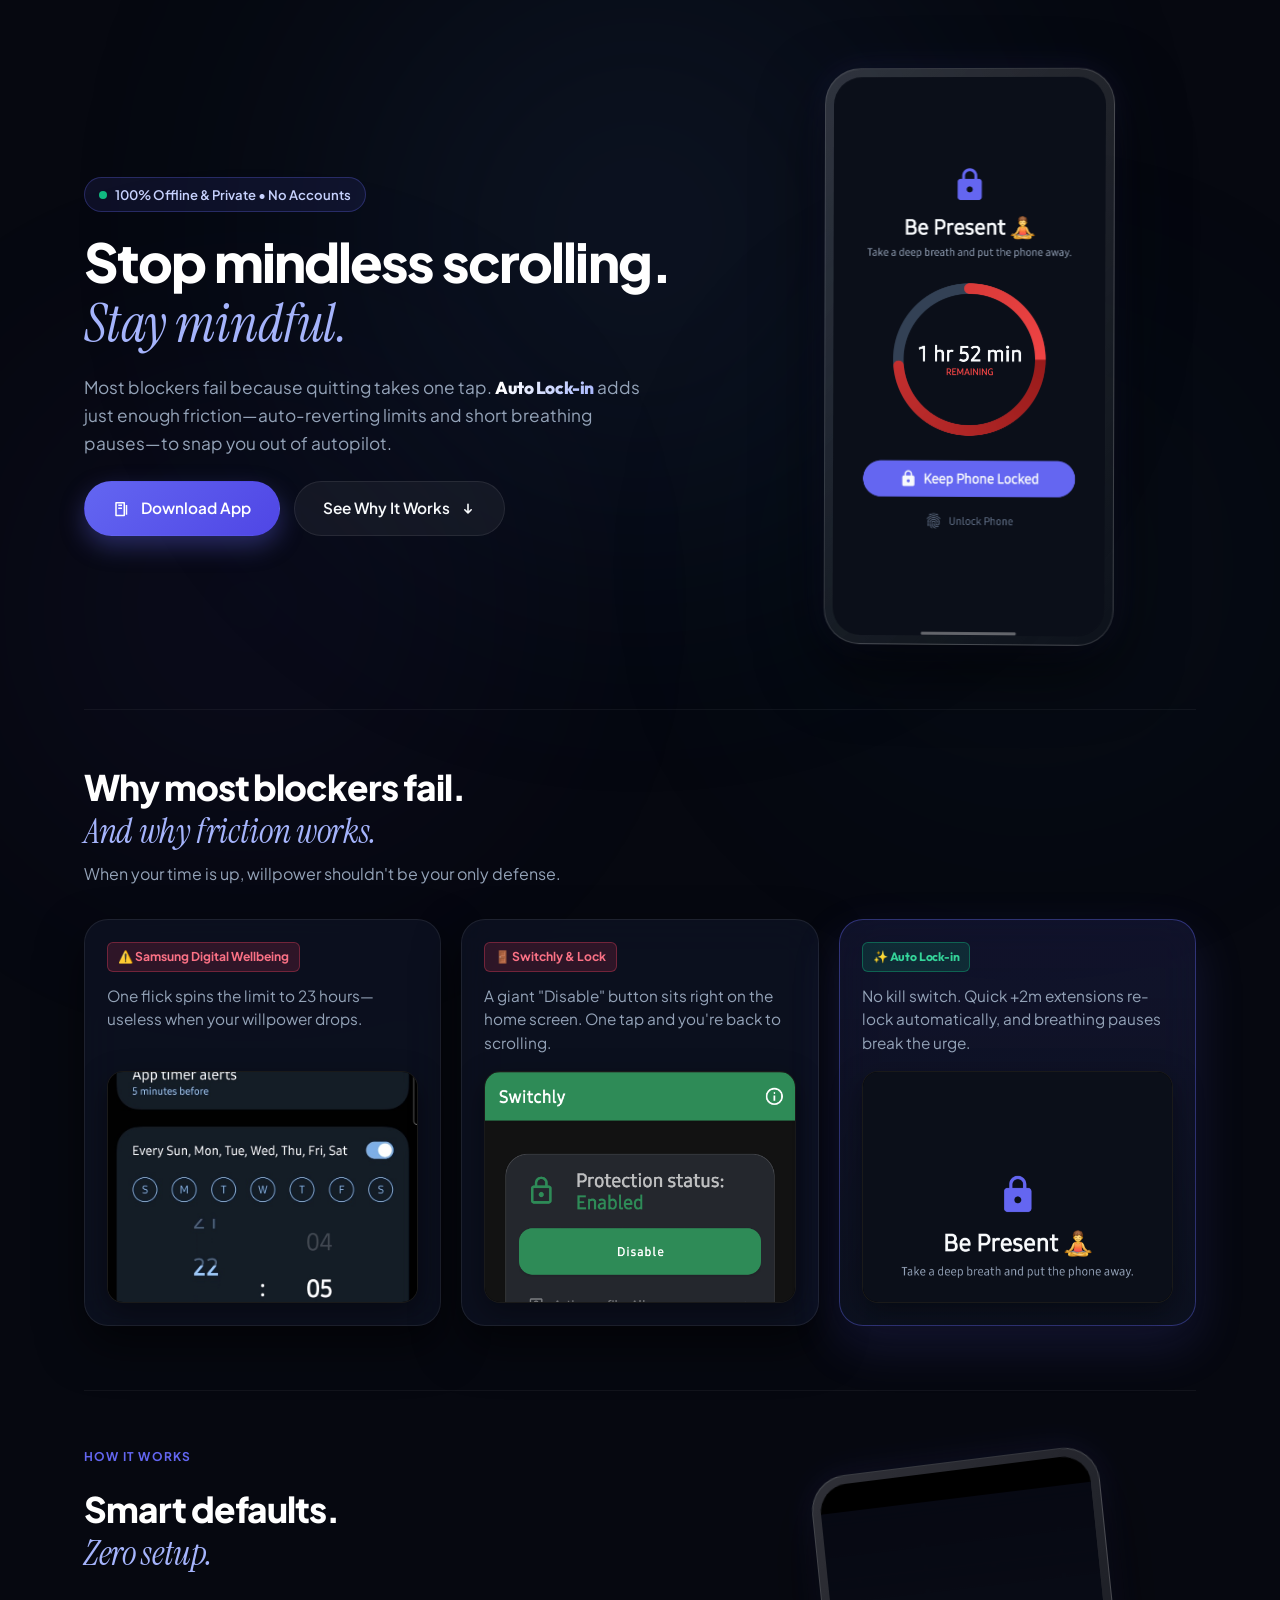
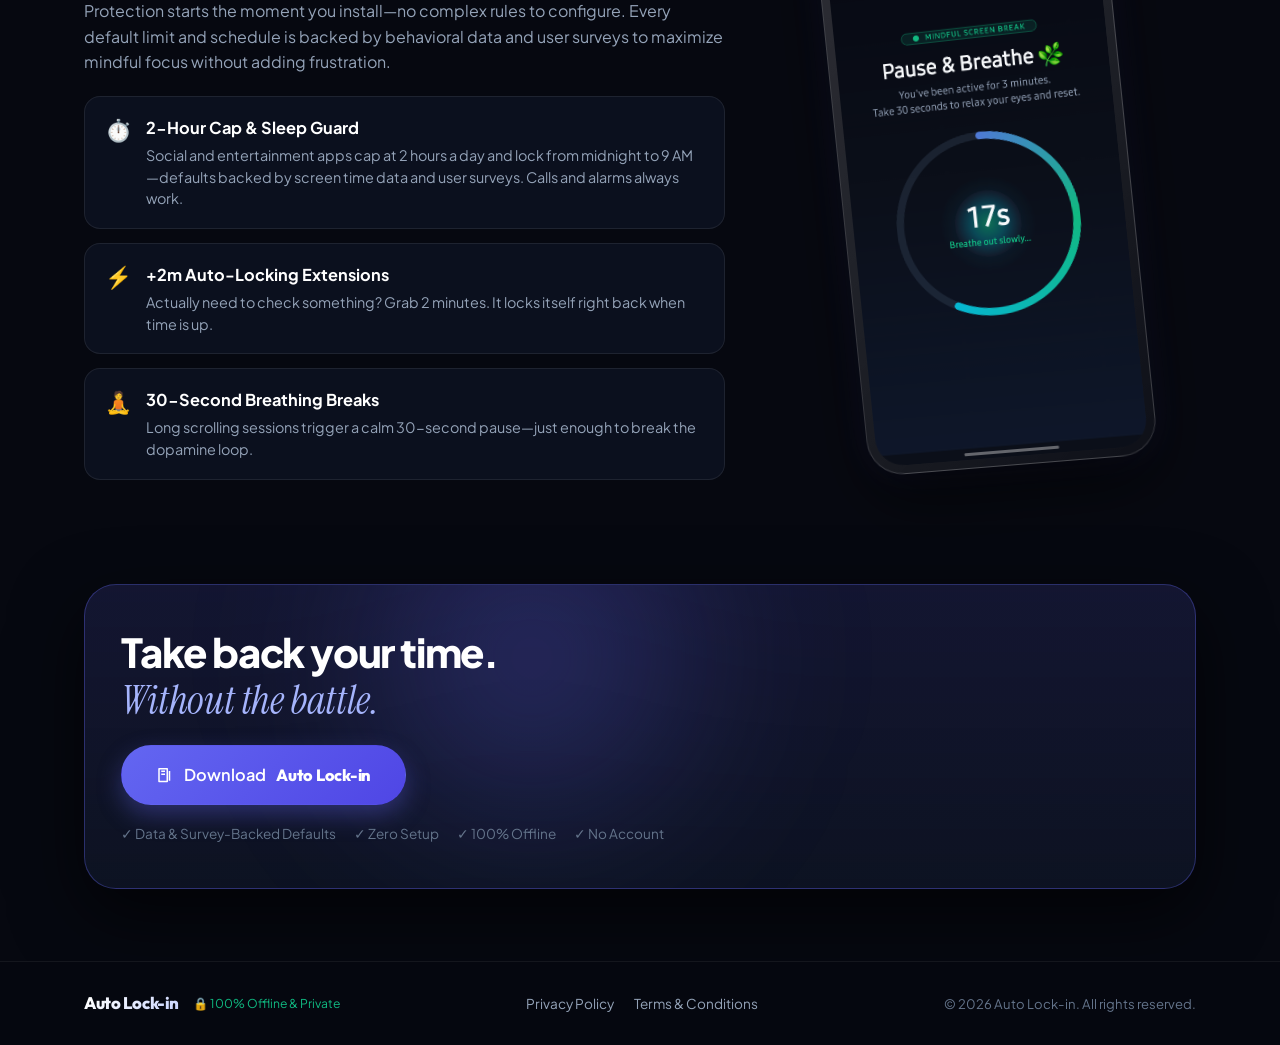
<file: index.html>
<!DOCTYPE html>
<html lang="en">
<head>
    <meta charset="UTF-8">
    <meta name="viewport" content="width=device-width, initial-scale=1.0">
    <title>Auto Lock-in — Mindful App Blocker</title>
    <meta name="description" content="Stop mindless scrolling. Auto Lock-in uses data-backed smart defaults, auto-reverting extensions, and breathing pauses to keep you off autopilot.">
    <meta property="og:title" content="Auto Lock-in — Mindful App Blocker">
    <meta property="og:description" content="Stop mindless scrolling. Auto Lock-in uses data-backed smart defaults, auto-reverting extensions, and breathing pauses to keep you off autopilot.">
    <meta property="og:image" content="assets/feature_graphic.png">
    <meta name="twitter:card" content="summary_large_image">
    <meta name="twitter:image" content="assets/feature_graphic.png">
    
    <!-- Google Fonts: Plus Jakarta Sans, Outfit & Instrument Serif -->
    <link rel="preconnect" href="https://fonts.googleapis.com">
    <link rel="preconnect" href="https://fonts.gstatic.com" crossorigin>
    <link href="https://fonts.googleapis.com/css2?family=Instrument+Serif:ital@1&family=Outfit:wght@600;700;800&family=Plus+Jakarta+Sans:ital,wght@0,400;0,500;0,600;0,700;0,800;1,400&display=swap" rel="stylesheet">
    
    <link rel="stylesheet" href="style.css">
</head>
<body>

    <!-- Ambient Background Glows -->
    <div class="glow-sphere glow-sphere-1" aria-hidden="true"></div>
    <div class="glow-sphere glow-sphere-2" aria-hidden="true"></div>
    <div class="glow-sphere glow-sphere-3" aria-hidden="true"></div>

    <!-- Main Container -->
    <main class="page-container">

        <!-- 1. HERO SECTION -->
        <section class="hero-section">
            <div class="hero-content load-fade-up" style="--delay: 0.1s;">
                <div class="badge-pill">
                    <span class="badge-dot pulse-dot"></span>
                    <span>100% Offline &amp; Private • No Accounts</span>
                </div>
                
                <h1 class="hero-title">
                    Stop mindless scrolling.<br>
                    <span class="serif-italic">Stay mindful.</span>
                </h1>
                
                <p class="hero-subtitle">
                    Most blockers fail because quitting takes one tap. 
                    <strong><span class="brand-name">Auto Lock-in</span></strong> adds just enough friction—auto-reverting limits and short breathing pauses—to snap you out of autopilot.
                </p>
                
                <div class="hero-cta-group">
                    <a href="https://google.com" target="_blank" rel="noopener noreferrer" class="btn btn-primary" id="hero-download-btn">
                        <svg class="btn-icon" viewBox="0 0 24 24" fill="currentColor" aria-hidden="true">
                            <path d="M3 20.5v-17c0-.55.45-1 1-1h11c.55 0 1 .45 1 1v17c0 .55-.45 1-1 1H4c-.55 0-1-.45-1-1zm2-16v15h9v-15H5zm12 2h2v13h-2V6.5zM7 6h5v2H7V6zm0 4h5v2H7v-2z"/>
                        </svg>
                        Download App
                    </a>
                    <a href="#how-different" class="btn btn-secondary">
                        See Why It Works
                        <svg class="arrow-icon" viewBox="0 0 20 20" fill="currentColor" aria-hidden="true">
                            <path fill-rule="evenodd" d="M14.707 10.293a1 1 0 010 1.414l-4 4a1 1 0 01-1.414 0l-4-4a1 1 0 111.414-1.414L9 12.586V4a1 1 0 012 0v8.586l2.293-2.293a1 1 0 011.414 0z" clip-rule="evenodd" />
                        </svg>
                    </a>
                </div>
            </div>

            <!-- Hero Phone Mockup Visual -->
            <div class="hero-visual-wrapper load-fade-up" style="--delay: 0.25s;">
                <div class="hero-phone-card phone-scroll-rotate" data-rotate-intensity="4.5" data-rotate-offset="1.5" data-rotate-direction="normal">
                    <img src="assets/LockScreen-cropped.png" alt="Auto Lock-in Lock Screen Interface" class="phone-mockup-img">
                </div>
            </div>
        </section>

        <!-- 2. COMPARISON SECTION -->
        <section class="comparison-section" id="how-different">
            <div class="section-header" data-scroll-animate>
                <h2 class="section-title">
                    Why most blockers fail.<br>
                    <span class="serif-italic">And why friction works.</span>
                </h2>
                <p class="section-description">
                    When your time is up, willpower shouldn't be your only defense.
                </p>
            </div>

            <div class="showdown-grid">

                <!-- 1. SAMSUNG DIGITAL WELLBEING -->
                <div class="showdown-card flaw-card" data-scroll-animate>
                    <div class="card-pill tag-danger">
                        <span>⚠️ Samsung Digital Wellbeing</span>
                    </div>
                    <p class="showdown-body">
                        One flick spins the limit to 23 hours—useless when your willpower drops.
                    </p>
                    <div class="screenshot-showcase">
                        <img src="assets/DigitlWellbeing-easy-wheel.jpg" alt="Samsung Digital Wellbeing timer wheel set to 23 hours" class="showcase-img showcase-img-center" loading="lazy">
                    </div>
                </div>

                <!-- 2. SWITCHLY & LOCK -->
                <div class="showdown-card flaw-card" data-scroll-animate>
                    <div class="card-pill tag-danger">
                        <span>🚪 Switchly &amp; Lock</span>
                    </div>
                    <p class="showdown-body">
                        A giant "Disable" button sits right on the home screen. One tap and you're back to scrolling.
                    </p>
                    <div class="screenshot-showcase">
                        <img src="assets/Switchly-green-disable-btn.png" alt="Switchly with giant Disable button on screen" class="showcase-img showcase-img-top" loading="lazy">
                    </div>
                </div>

                <!-- 3. AUTO LOCK-IN -->
                <div class="showdown-card solution-card highlight-card" data-scroll-animate>
                    <div class="card-pill tag-success">
                        <span>✨ <span class="brand-name-pill">Auto Lock-in</span></span>
                    </div>
                    <p class="showdown-body">
                        No kill switch. Quick +2m extensions re-lock automatically, and breathing pauses break the urge.
                    </p>
                    <div class="screenshot-showcase">
                        <img src="assets/LockScreen-cropped.png" alt="Auto Lock-in Be Present mindful lock screen" class="showcase-img showcase-img-top" loading="lazy">
                    </div>
                </div>

            </div>
        </section>

        <!-- 3. MERGED FEATURES SECTION: SMART DEFAULTS, AUTO-REVERT & MINDFUL PAUSES -->
        <section class="feature-detail-section" id="features">
            <div class="feature-split-layout">
                <div class="feature-split-text" data-scroll-animate>
                    <div class="section-tag">HOW IT WORKS</div>
                    <h2 class="section-title">
                        Smart defaults.<br>
                        <span class="serif-italic">Zero setup.</span>
                    </h2>
                    <p class="feature-body-p">
                        Protection starts the moment you install—no complex rules to configure. Every default limit and schedule is backed by behavioral data and user surveys to maximize mindful focus without adding frustration.
                    </p>

                    <div class="merged-features-list">
                        <div class="merged-feature-item">
                            <div class="merged-feature-icon">⏱️</div>
                            <div>
                                <h3 class="merged-feature-title">2-Hour Cap &amp; Sleep Guard</h3>
                                <p class="merged-feature-desc">
                                    Social and entertainment apps cap at 2 hours a day and lock from midnight to 9 AM—defaults backed by screen time data and user surveys. Calls and alarms always work.
                                </p>
                            </div>
                        </div>

                        <div class="merged-feature-item">
                            <div class="merged-feature-icon">⚡</div>
                            <div>
                                <h3 class="merged-feature-title">+2m Auto-Locking Extensions</h3>
                                <p class="merged-feature-desc">
                                    Actually need to check something? Grab 2 minutes. It locks itself right back when time is up.
                                </p>
                            </div>
                        </div>

                        <div class="merged-feature-item">
                            <div class="merged-feature-icon">🧘</div>
                            <div>
                                <h3 class="merged-feature-title">30-Second Breathing Breaks</h3>
                                <p class="merged-feature-desc">
                                    Long scrolling sessions trigger a calm 30-second pause—just enough to break the dopamine loop.
                                </p>
                            </div>
                        </div>
                    </div>
                </div>

                <div class="feature-split-visual" data-scroll-animate>
                    <div class="phone-mockup-frame phone-scroll-rotate" data-rotate-intensity="4.5" data-rotate-offset="-1" data-rotate-direction="reverse">
                        <img src="assets/MindfulBreak-cropped.png" alt="Mindful pause 30-second breathing screen" class="phone-mockup-img" loading="lazy">
                    </div>
                </div>
            </div>
        </section>

        <!-- 4. FINAL DOWNLOAD CTA -->
        <section class="cta-section">
            <div class="cta-card" data-scroll-animate>
                <div class="cta-glow" aria-hidden="true"></div>
                <h2 class="cta-title">
                    Take back your time.<br>
                    <span class="serif-italic">Without the battle.</span>
                </h2>
                
                <div class="cta-btn-wrapper">
                    <a href="https://google.com" target="_blank" rel="noopener noreferrer" class="btn btn-primary btn-large" id="footer-download-btn">
                        <svg class="btn-icon" viewBox="0 0 24 24" fill="currentColor" aria-hidden="true">
                            <path d="M3 20.5v-17c0-.55.45-1 1-1h11c.55 0 1 .45 1 1v17c0 .55-.45 1-1 1H4c-.55 0-1-.45-1-1zm2-16v15h9v-15H5zm12 2h2v13h-2V6.5zM7 6h5v2H7V6zm0 4h5v2H7v-2z"/>
                        </svg>
                        Download <span class="btn-brand-name">Auto Lock-in</span>
                    </a>
                </div>
                
                <div class="cta-perks-row">
                    <span>✓ Data &amp; Survey-Backed Defaults</span>
                    <span>✓ Zero Setup</span>
                    <span>✓ 100% Offline</span>
                    <span>✓ No Account</span>
                </div>
            </div>
        </section>

    </main>

    <!-- FOOTER WITH 2 LEGAL LINKS -->
    <footer class="simple-footer">
        <div class="footer-container">
            <div class="footer-brand">
                <span class="brand-logo">Auto Lock-in</span>
                <span class="footer-privacy-tag">🔒 100% Offline &amp; Private</span>
            </div>
            <div class="footer-nav">
                <a href="/privacy">Privacy Policy</a>
                <a href="/terms">Terms &amp; Conditions</a>
            </div>
            <div class="footer-meta">
                <span>&copy; 2026 Auto Lock-in. All rights reserved.</span>
            </div>
        </div>
    </footer>

    <script src="script.js"></script>
</body>
</html>
</file>
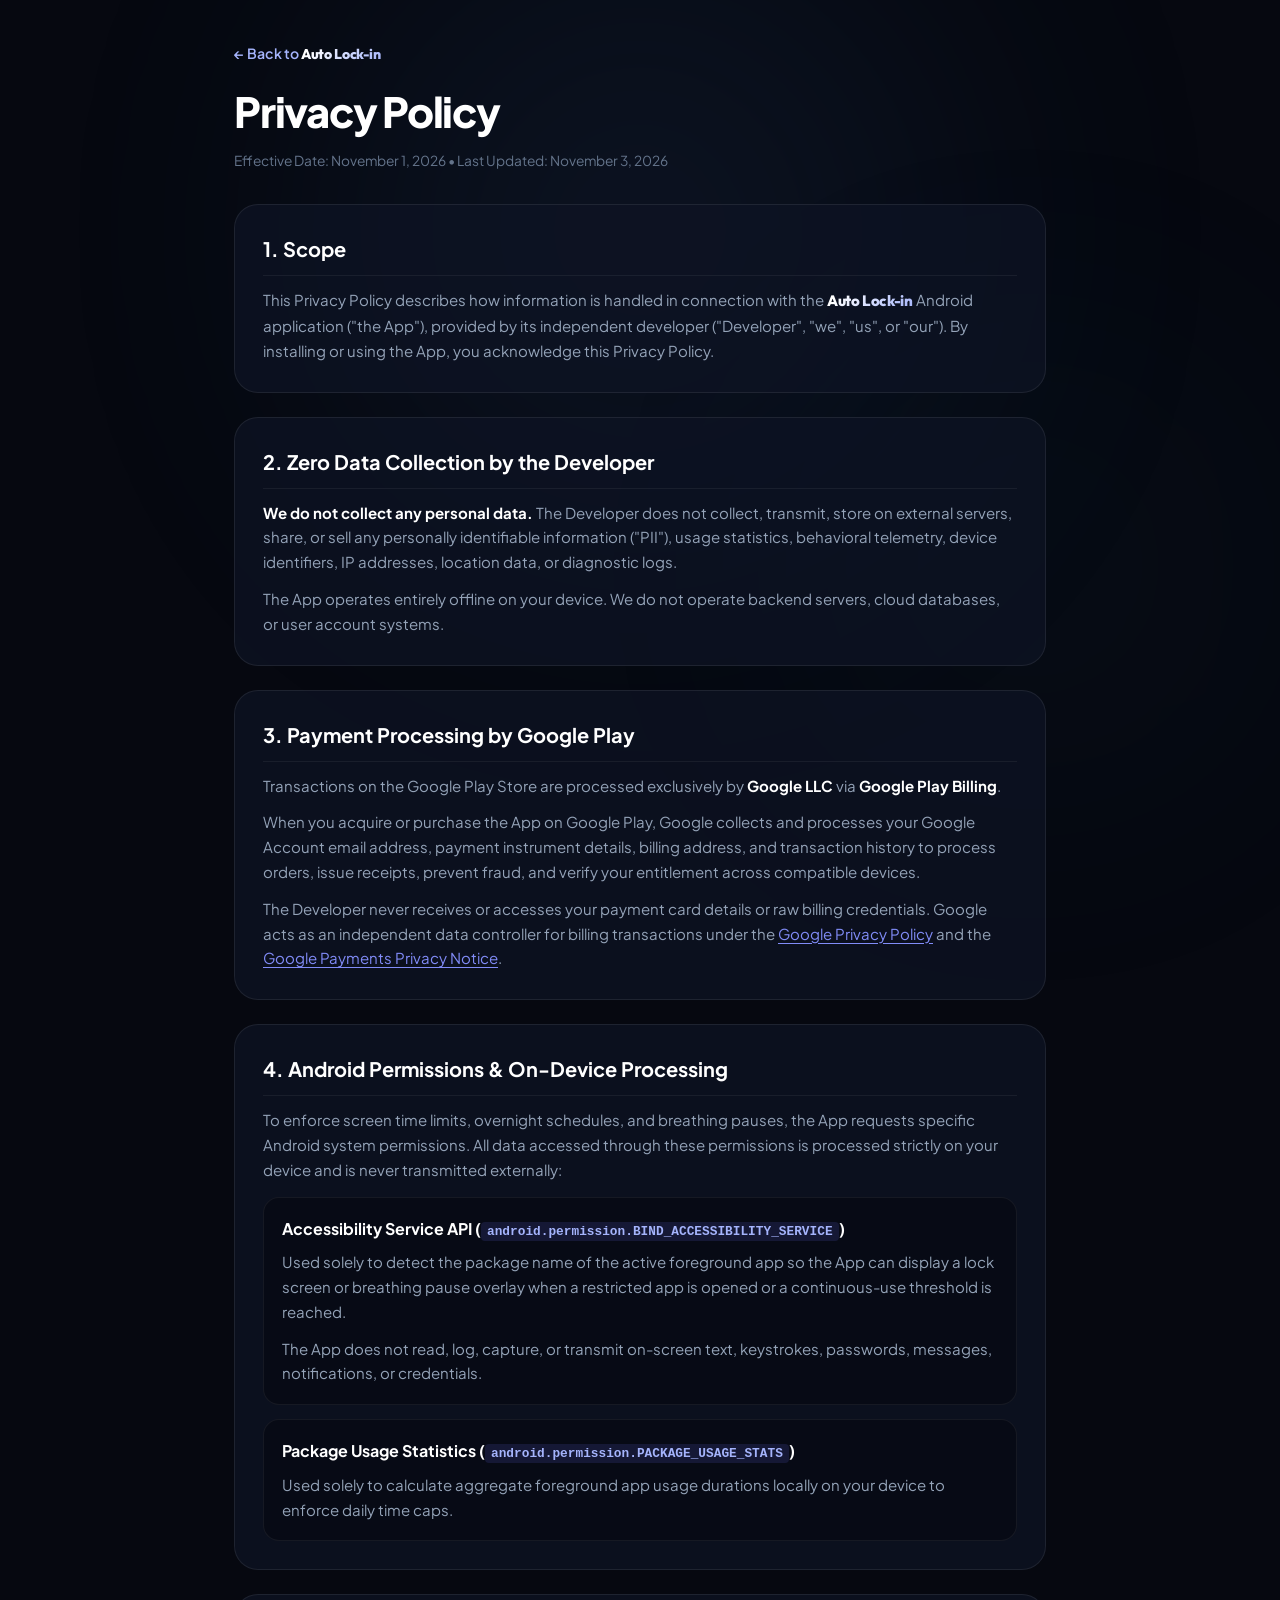
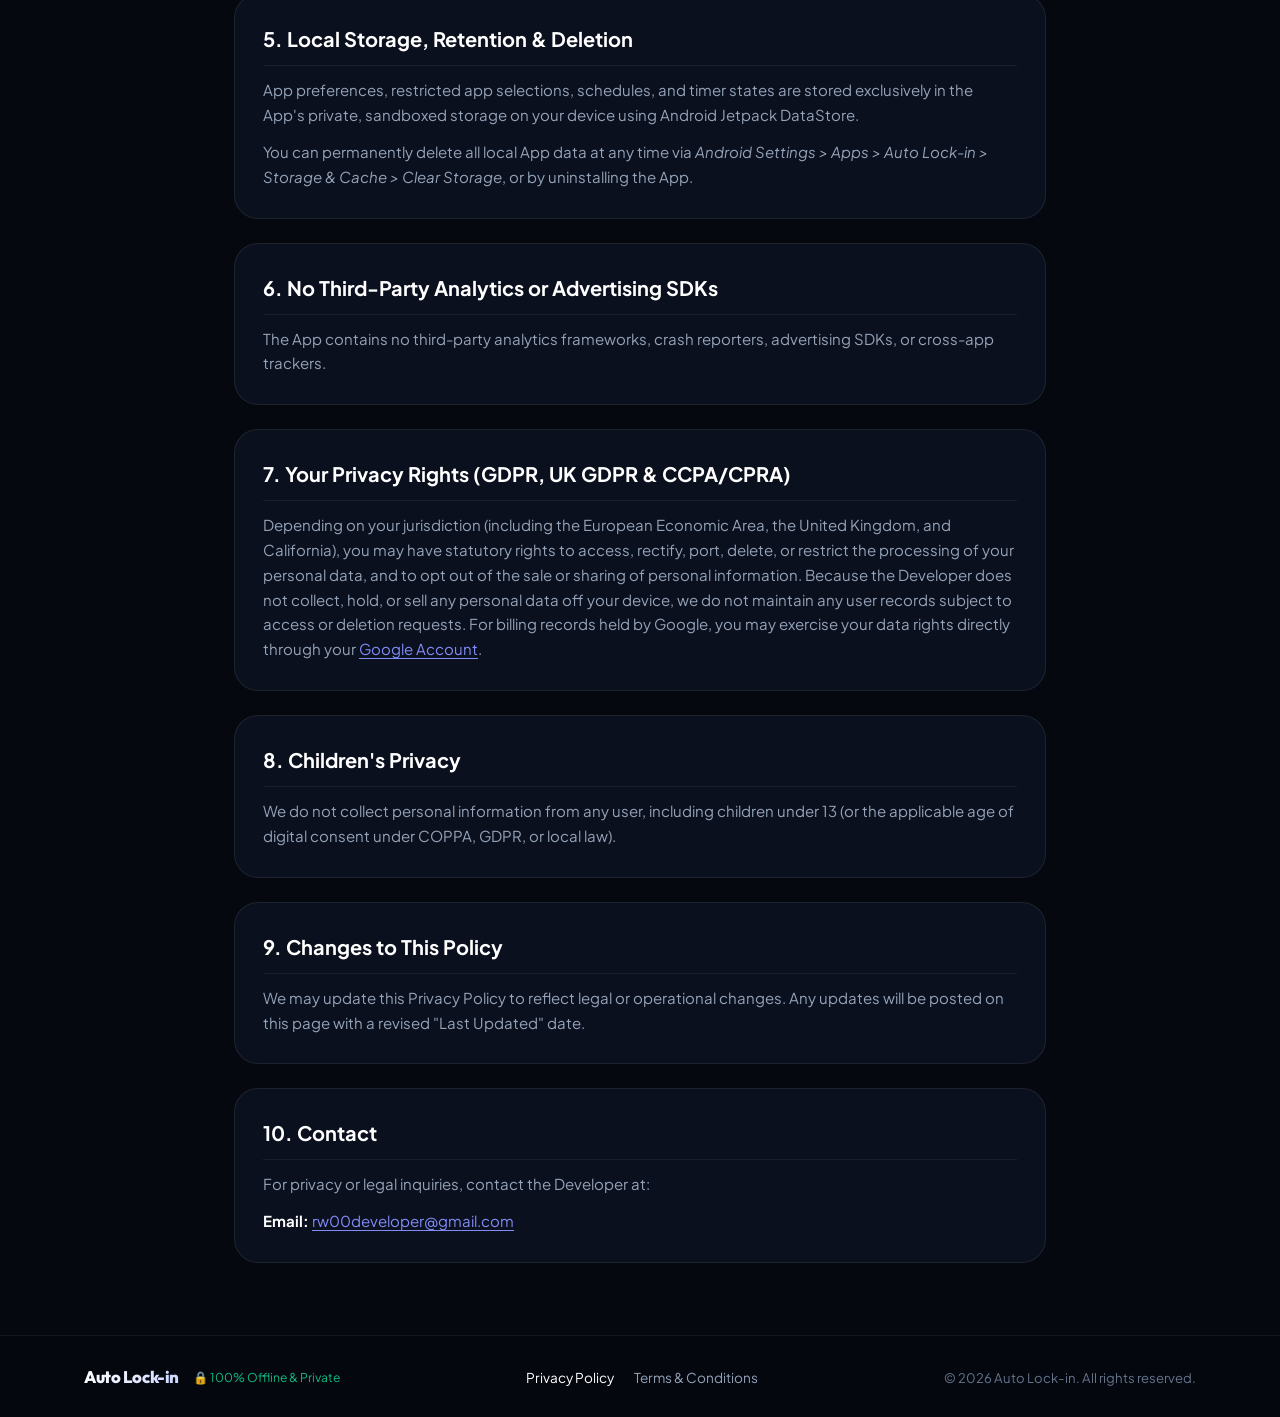
<file: privacy.html>
<!DOCTYPE html>
<html lang="en">
<head>
    <meta charset="UTF-8">
    <meta name="viewport" content="width=device-width, initial-scale=1.0">
    <title>Privacy Policy — Auto Lock-in</title>
    <meta name="description" content="Privacy Policy for the Auto Lock-in Android application. Zero personal data collection by the Developer; payment processing conducted via Google Play.">
    <link rel="preconnect" href="https://fonts.googleapis.com">
    <link rel="preconnect" href="https://fonts.gstatic.com" crossorigin>
    <link href="https://fonts.googleapis.com/css2?family=Instrument+Serif:ital@1&family=Outfit:wght@600;700;800&family=Plus+Jakarta+Sans:ital,wght@0,400;0,500;0,600;0,700;0,800;1,400&display=swap" rel="stylesheet">
    <link rel="stylesheet" href="style.css">
</head>
<body class="legal-page">

    <!-- Ambient Background Glows -->
    <div class="glow-sphere glow-sphere-1" aria-hidden="true"></div>
    <div class="glow-sphere glow-sphere-2" aria-hidden="true"></div>

    <!-- Main Content Container -->
    <main class="page-container legal-container">
        <div class="legal-header">
            <a href="/" class="back-home-link">&larr; Back to <span class="brand-name">Auto Lock-in</span></a>
            <h1 class="legal-title">Privacy Policy</h1>
            <p class="legal-updated">Effective Date: November 1, 2026 &bull; Last Updated: November 3, 2026</p>
        </div>

        <article class="legal-content">
            <section class="legal-section">
                <h2>1. Scope</h2>
                <p>
                    This Privacy Policy describes how information is handled in connection with the <strong><span class="brand-name">Auto Lock-in</span></strong> Android application ("the App"), provided by its independent developer ("Developer", "we", "us", or "our"). By installing or using the App, you acknowledge this Privacy Policy.
                </p>
            </section>

            <section class="legal-section">
                <h2>2. Zero Data Collection by the Developer</h2>
                <p>
                    <strong>We do not collect any personal data.</strong> The Developer does not collect, transmit, store on external servers, share, or sell any personally identifiable information ("PII"), usage statistics, behavioral telemetry, device identifiers, IP addresses, location data, or diagnostic logs.
                </p>
                <p>
                    The App operates entirely offline on your device. We do not operate backend servers, cloud databases, or user account systems.
                </p>
            </section>

            <section class="legal-section">
                <h2>3. Payment Processing by Google Play</h2>
                <p>
                    Transactions on the Google Play Store are processed exclusively by <strong>Google LLC</strong> via <strong>Google Play Billing</strong>.
                </p>
                <p>
                    When you acquire or purchase the App on Google Play, Google collects and processes your Google Account email address, payment instrument details, billing address, and transaction history to process orders, issue receipts, prevent fraud, and verify your entitlement across compatible devices.
                </p>
                <p>
                    The Developer never receives or accesses your payment card details or raw billing credentials. Google acts as an independent data controller for billing transactions under the <a href="https://policies.google.com/privacy" target="_blank" rel="noopener noreferrer">Google Privacy Policy</a> and the <a href="https://payments.google.com/payments/apis-secure/get_legal_document?ldo=0&ldt=privacynotice" target="_blank" rel="noopener noreferrer">Google Payments Privacy Notice</a>.
                </p>
            </section>

            <section class="legal-section">
                <h2>4. Android Permissions &amp; On-Device Processing</h2>
                <p>
                    To enforce screen time limits, overnight schedules, and breathing pauses, the App requests specific Android system permissions. All data accessed through these permissions is processed strictly on your device and is never transmitted externally:
                </p>
                
                <div class="permission-item">
                    <h3>Accessibility Service API (<code>android.permission.BIND_ACCESSIBILITY_SERVICE</code>)</h3>
                    <p>
                        Used solely to detect the package name of the active foreground app so the App can display a lock screen or breathing pause overlay when a restricted app is opened or a continuous-use threshold is reached.
                    </p>
                    <p>
                        The App does not read, log, capture, or transmit on-screen text, keystrokes, passwords, messages, notifications, or credentials.
                    </p>
                </div>

                <div class="permission-item">
                    <h3>Package Usage Statistics (<code>android.permission.PACKAGE_USAGE_STATS</code>)</h3>
                    <p>
                        Used solely to calculate aggregate foreground app usage durations locally on your device to enforce daily time caps.
                    </p>
                </div>
            </section>

            <section class="legal-section">
                <h2>5. Local Storage, Retention &amp; Deletion</h2>
                <p>
                    App preferences, restricted app selections, schedules, and timer states are stored exclusively in the App's private, sandboxed storage on your device using Android Jetpack DataStore.
                </p>
                <p>
                    You can permanently delete all local App data at any time via <em>Android Settings &gt; Apps &gt; Auto Lock-in &gt; Storage &amp; Cache &gt; Clear Storage</em>, or by uninstalling the App.
                </p>
            </section>

            <section class="legal-section">
                <h2>6. No Third-Party Analytics or Advertising SDKs</h2>
                <p>
                    The App contains no third-party analytics frameworks, crash reporters, advertising SDKs, or cross-app trackers.
                </p>
            </section>

            <section class="legal-section">
                <h2>7. Your Privacy Rights (GDPR, UK GDPR &amp; CCPA/CPRA)</h2>
                <p>
                    Depending on your jurisdiction (including the European Economic Area, the United Kingdom, and California), you may have statutory rights to access, rectify, port, delete, or restrict the processing of your personal data, and to opt out of the sale or sharing of personal information. Because the Developer does not collect, hold, or sell any personal data off your device, we do not maintain any user records subject to access or deletion requests. For billing records held by Google, you may exercise your data rights directly through your <a href="https://myaccount.google.com/" target="_blank" rel="noopener noreferrer">Google Account</a>.
                </p>
            </section>

            <section class="legal-section">
                <h2>8. Children's Privacy</h2>
                <p>
                    We do not collect personal information from any user, including children under 13 (or the applicable age of digital consent under COPPA, GDPR, or local law).
                </p>
            </section>

            <section class="legal-section">
                <h2>9. Changes to This Policy</h2>
                <p>
                    We may update this Privacy Policy to reflect legal or operational changes. Any updates will be posted on this page with a revised "Last Updated" date.
                </p>
            </section>

            <section class="legal-section">
                <h2>10. Contact</h2>
                <p>
                    For privacy or legal inquiries, contact the Developer at:
                </p>
                <p>
                    <strong>Email:</strong> <a href="mailto:rw00developer@gmail.com">rw00developer@gmail.com</a>
                </p>
            </section>
        </article>
    </main>

    <!-- Footer -->
    <footer class="simple-footer">
        <div class="footer-container">
            <div class="footer-brand">
                <span class="brand-logo">Auto Lock-in</span>
                <span class="footer-privacy-tag">🔒 100% Offline &amp; Private</span>
            </div>
            <div class="footer-nav">
                <a href="/privacy" class="active">Privacy Policy</a>
                <a href="/terms">Terms &amp; Conditions</a>
            </div>
            <div class="footer-meta">
                <span>&copy; 2026 Auto Lock-in. All rights reserved.</span>
            </div>
        </div>
    </footer>

</body>
</html>
</file>
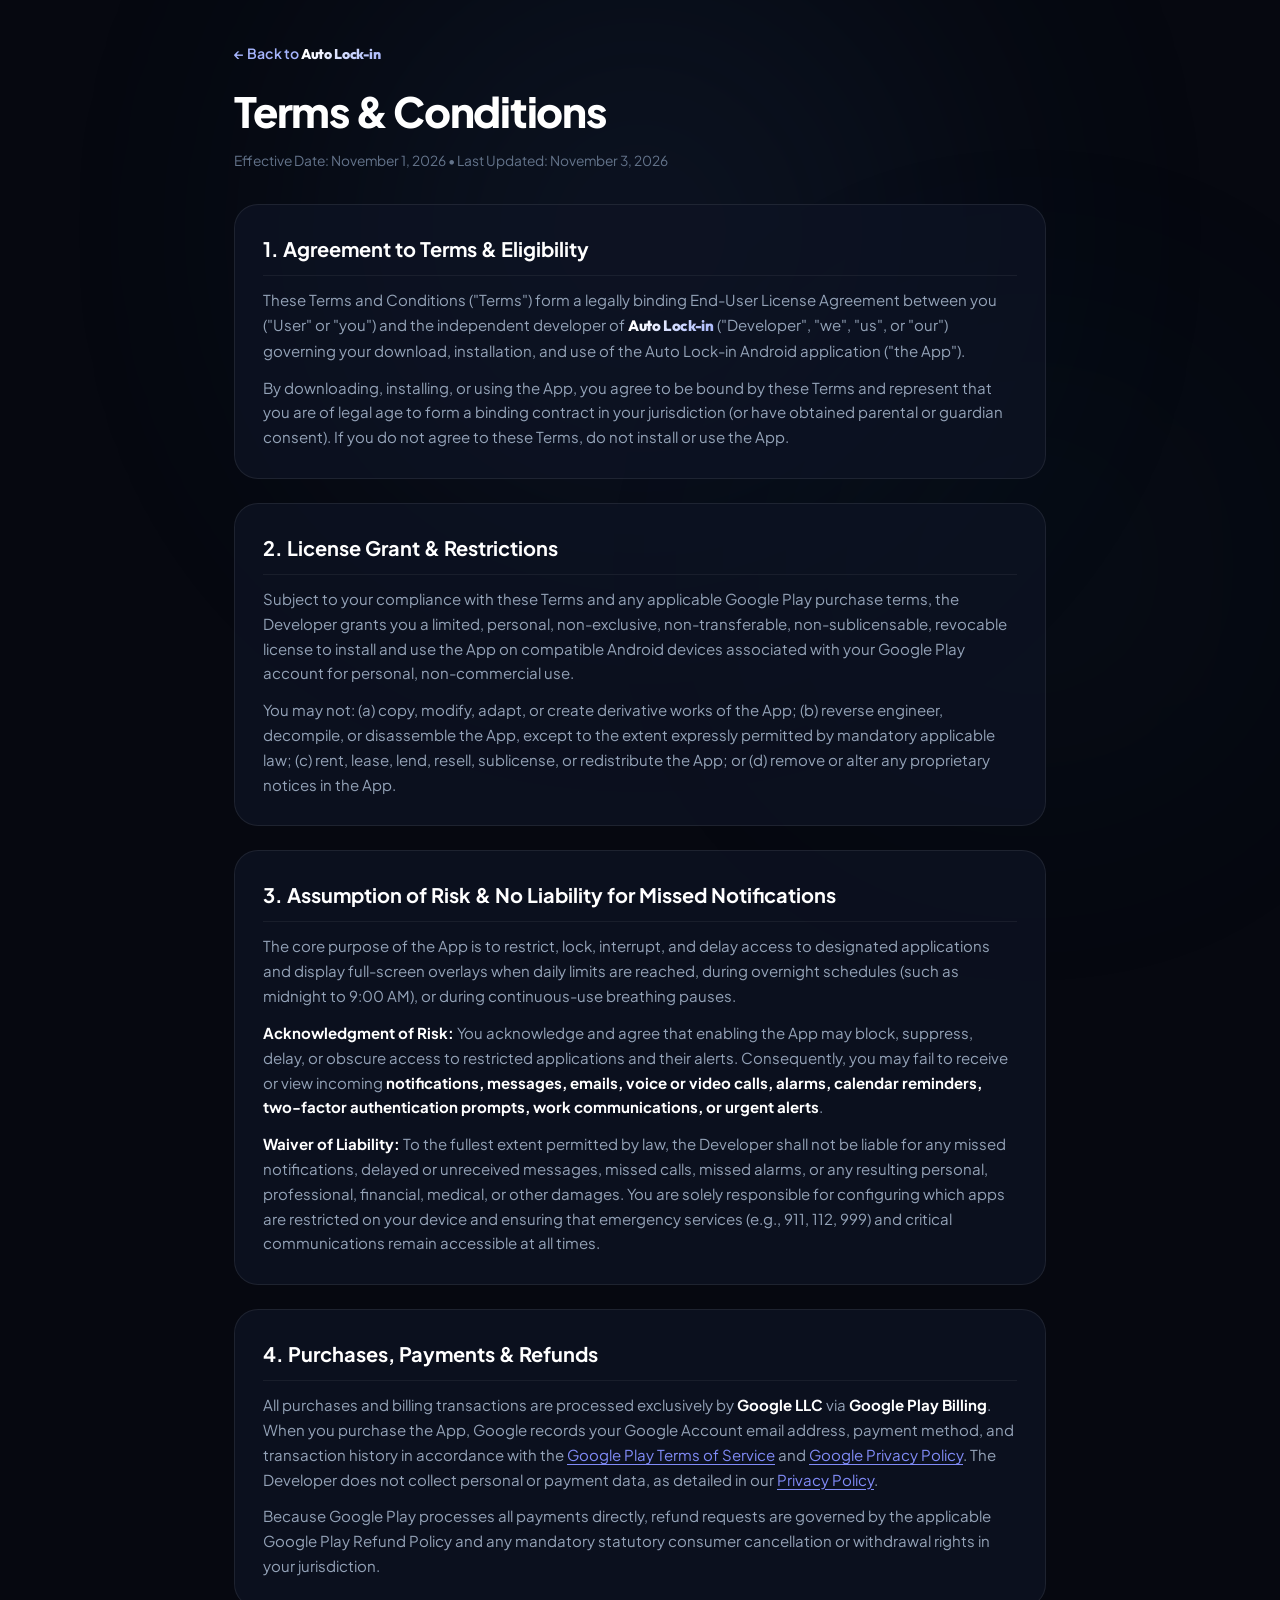
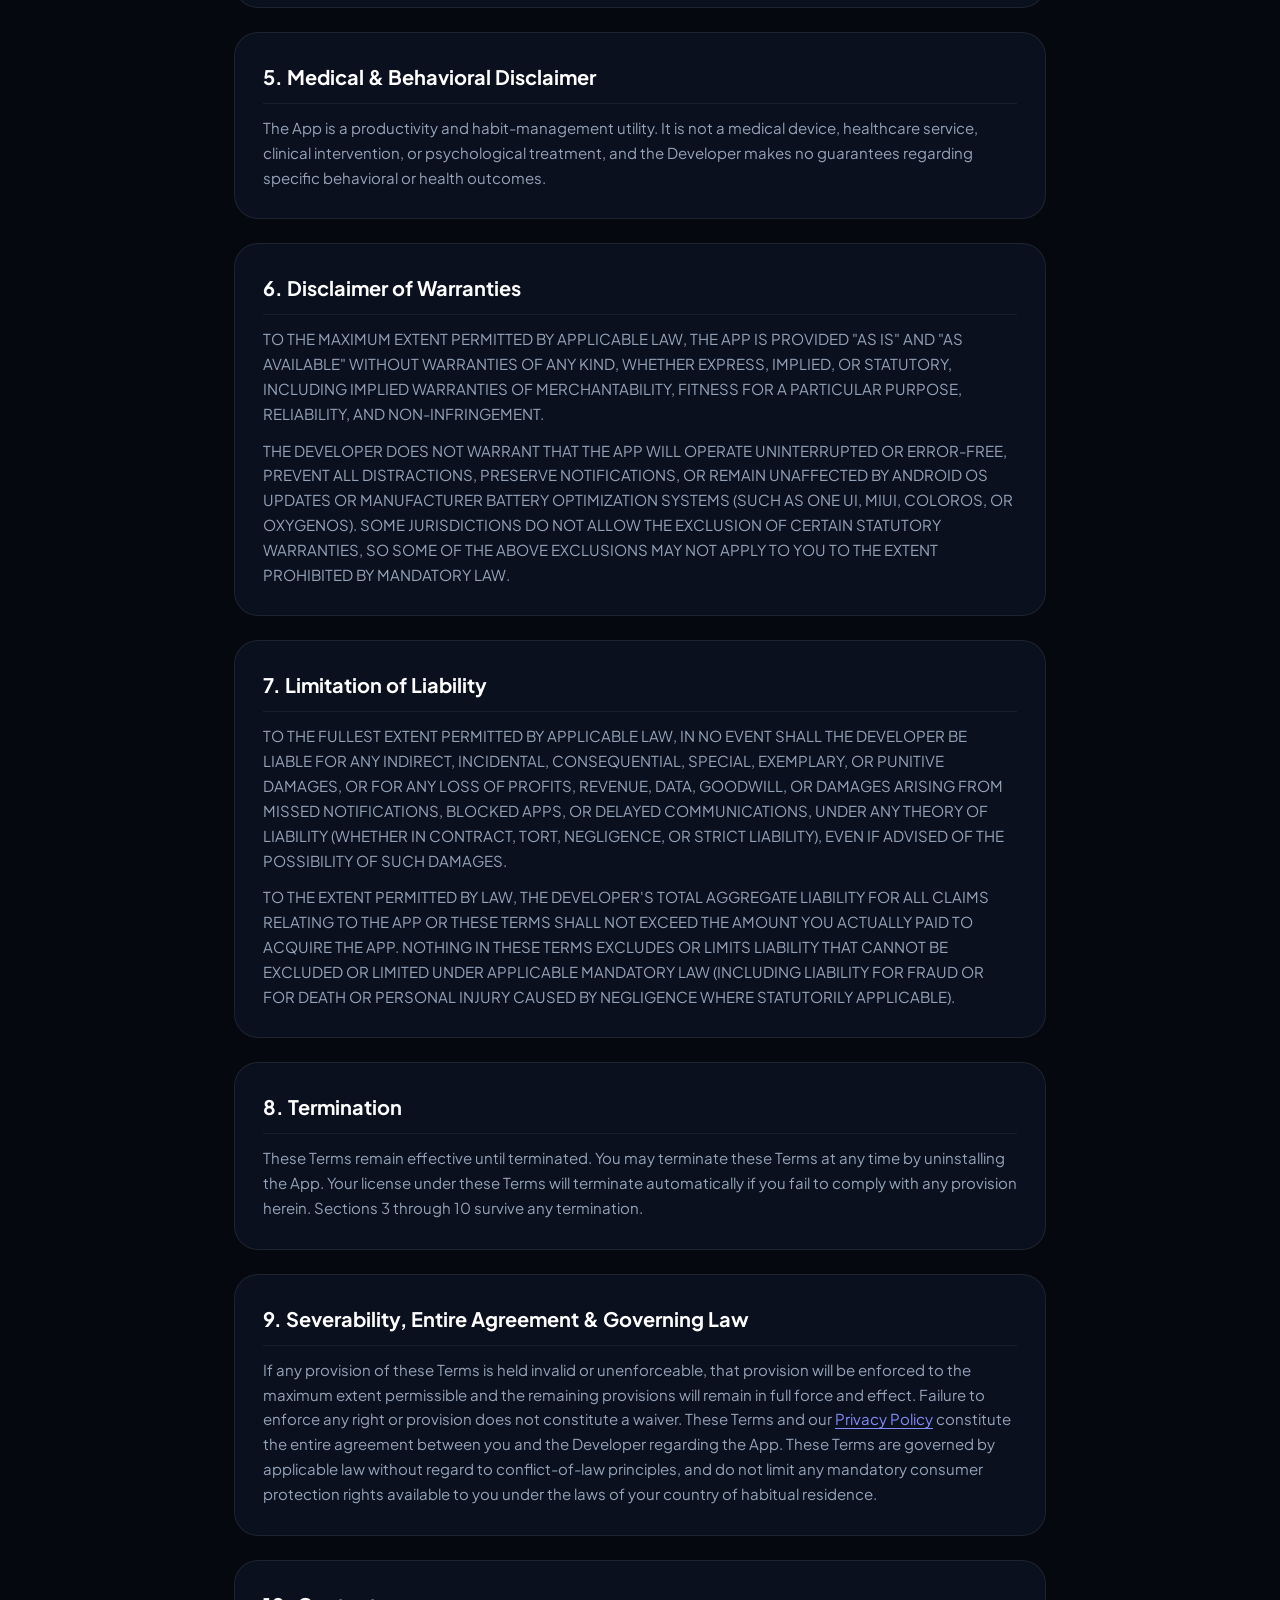
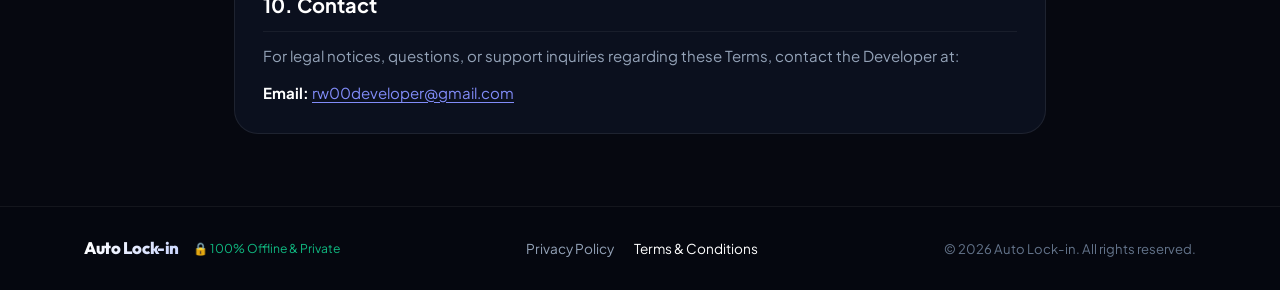
<file: terms.html>
<!DOCTYPE html>
<html lang="en">
<head>
    <meta charset="UTF-8">
    <meta name="viewport" content="width=device-width, initial-scale=1.0">
    <title>Terms &amp; Conditions — Auto Lock-in</title>
    <meta name="description" content="Terms and Conditions and End-User License Agreement for the Auto Lock-in Android application.">
    <link rel="preconnect" href="https://fonts.googleapis.com">
    <link rel="preconnect" href="https://fonts.gstatic.com" crossorigin>
    <link href="https://fonts.googleapis.com/css2?family=Instrument+Serif:ital@1&family=Outfit:wght@600;700;800&family=Plus+Jakarta+Sans:ital,wght@0,400;0,500;0,600;0,700;0,800;1,400&display=swap" rel="stylesheet">
    <link rel="stylesheet" href="style.css">
</head>
<body class="legal-page">

    <!-- Ambient Background Glows -->
    <div class="glow-sphere glow-sphere-1" aria-hidden="true"></div>
    <div class="glow-sphere glow-sphere-2" aria-hidden="true"></div>

    <!-- Main Content Container -->
    <main class="page-container legal-container">
        <div class="legal-header">
            <a href="/" class="back-home-link">&larr; Back to <span class="brand-name">Auto Lock-in</span></a>
            <h1 class="legal-title">Terms &amp; Conditions</h1>
            <p class="legal-updated">Effective Date: November 1, 2026 &bull; Last Updated: November 3, 2026</p>
        </div>

        <article class="legal-content">
            <section class="legal-section">
                <h2>1. Agreement to Terms &amp; Eligibility</h2>
                <p>
                    These Terms and Conditions ("Terms") form a legally binding End-User License Agreement between you ("User" or "you") and the independent developer of <strong><span class="brand-name">Auto Lock-in</span></strong> ("Developer", "we", "us", or "our") governing your download, installation, and use of the Auto Lock-in Android application ("the App").
                </p>
                <p>
                    By downloading, installing, or using the App, you agree to be bound by these Terms and represent that you are of legal age to form a binding contract in your jurisdiction (or have obtained parental or guardian consent). If you do not agree to these Terms, do not install or use the App.
                </p>
            </section>

            <section class="legal-section">
                <h2>2. License Grant &amp; Restrictions</h2>
                <p>
                    Subject to your compliance with these Terms and any applicable Google Play purchase terms, the Developer grants you a limited, personal, non-exclusive, non-transferable, non-sublicensable, revocable license to install and use the App on compatible Android devices associated with your Google Play account for personal, non-commercial use.
                </p>
                <p>
                    You may not: (a) copy, modify, adapt, or create derivative works of the App; (b) reverse engineer, decompile, or disassemble the App, except to the extent expressly permitted by mandatory applicable law; (c) rent, lease, lend, resell, sublicense, or redistribute the App; or (d) remove or alter any proprietary notices in the App.
                </p>
            </section>

            <section class="legal-section">
                <h2>3. Assumption of Risk &amp; No Liability for Missed Notifications</h2>
                <p>
                    The core purpose of the App is to restrict, lock, interrupt, and delay access to designated applications and display full-screen overlays when daily limits are reached, during overnight schedules (such as midnight to 9:00 AM), or during continuous-use breathing pauses.
                </p>
                <p>
                    <strong>Acknowledgment of Risk:</strong> You acknowledge and agree that enabling the App may block, suppress, delay, or obscure access to restricted applications and their alerts. Consequently, you may fail to receive or view incoming <strong>notifications, messages, emails, voice or video calls, alarms, calendar reminders, two-factor authentication prompts, work communications, or urgent alerts</strong>.
                </p>
                <p>
                    <strong>Waiver of Liability:</strong> To the fullest extent permitted by law, the Developer shall not be liable for any missed notifications, delayed or unreceived messages, missed calls, missed alarms, or any resulting personal, professional, financial, medical, or other damages. You are solely responsible for configuring which apps are restricted on your device and ensuring that emergency services (e.g., 911, 112, 999) and critical communications remain accessible at all times.
                </p>
            </section>

            <section class="legal-section">
                <h2>4. Purchases, Payments &amp; Refunds</h2>
                <p>
                    All purchases and billing transactions are processed exclusively by <strong>Google LLC</strong> via <strong>Google Play Billing</strong>. When you purchase the App, Google records your Google Account email address, payment method, and transaction history in accordance with the <a href="https://play.google.com/intl/en_us/about/play-terms/" target="_blank" rel="noopener noreferrer">Google Play Terms of Service</a> and <a href="https://policies.google.com/privacy" target="_blank" rel="noopener noreferrer">Google Privacy Policy</a>. The Developer does not collect personal or payment data, as detailed in our <a href="/privacy">Privacy Policy</a>.
                </p>
                <p>
                    Because Google Play processes all payments directly, refund requests are governed by the applicable Google Play Refund Policy and any mandatory statutory consumer cancellation or withdrawal rights in your jurisdiction.
                </p>
            </section>

            <section class="legal-section">
                <h2>5. Medical &amp; Behavioral Disclaimer</h2>
                <p>
                    The App is a productivity and habit-management utility. It is not a medical device, healthcare service, clinical intervention, or psychological treatment, and the Developer makes no guarantees regarding specific behavioral or health outcomes.
                </p>
            </section>

            <section class="legal-section">
                <h2>6. Disclaimer of Warranties</h2>
                <p>
                    TO THE MAXIMUM EXTENT PERMITTED BY APPLICABLE LAW, THE APP IS PROVIDED "AS IS" AND "AS AVAILABLE" WITHOUT WARRANTIES OF ANY KIND, WHETHER EXPRESS, IMPLIED, OR STATUTORY, INCLUDING IMPLIED WARRANTIES OF MERCHANTABILITY, FITNESS FOR A PARTICULAR PURPOSE, RELIABILITY, AND NON-INFRINGEMENT.
                </p>
                <p>
                    THE DEVELOPER DOES NOT WARRANT THAT THE APP WILL OPERATE UNINTERRUPTED OR ERROR-FREE, PREVENT ALL DISTRACTIONS, PRESERVE NOTIFICATIONS, OR REMAIN UNAFFECTED BY ANDROID OS UPDATES OR MANUFACTURER BATTERY OPTIMIZATION SYSTEMS (SUCH AS ONE UI, MIUI, COLOROS, OR OXYGENOS). SOME JURISDICTIONS DO NOT ALLOW THE EXCLUSION OF CERTAIN STATUTORY WARRANTIES, SO SOME OF THE ABOVE EXCLUSIONS MAY NOT APPLY TO YOU TO THE EXTENT PROHIBITED BY MANDATORY LAW.
                </p>
            </section>

            <section class="legal-section">
                <h2>7. Limitation of Liability</h2>
                <p>
                    TO THE FULLEST EXTENT PERMITTED BY APPLICABLE LAW, IN NO EVENT SHALL THE DEVELOPER BE LIABLE FOR ANY INDIRECT, INCIDENTAL, CONSEQUENTIAL, SPECIAL, EXEMPLARY, OR PUNITIVE DAMAGES, OR FOR ANY LOSS OF PROFITS, REVENUE, DATA, GOODWILL, OR DAMAGES ARISING FROM MISSED NOTIFICATIONS, BLOCKED APPS, OR DELAYED COMMUNICATIONS, UNDER ANY THEORY OF LIABILITY (WHETHER IN CONTRACT, TORT, NEGLIGENCE, OR STRICT LIABILITY), EVEN IF ADVISED OF THE POSSIBILITY OF SUCH DAMAGES.
                </p>
                <p>
                    TO THE EXTENT PERMITTED BY LAW, THE DEVELOPER'S TOTAL AGGREGATE LIABILITY FOR ALL CLAIMS RELATING TO THE APP OR THESE TERMS SHALL NOT EXCEED THE AMOUNT YOU ACTUALLY PAID TO ACQUIRE THE APP. NOTHING IN THESE TERMS EXCLUDES OR LIMITS LIABILITY THAT CANNOT BE EXCLUDED OR LIMITED UNDER APPLICABLE MANDATORY LAW (INCLUDING LIABILITY FOR FRAUD OR FOR DEATH OR PERSONAL INJURY CAUSED BY NEGLIGENCE WHERE STATUTORILY APPLICABLE).
                </p>
            </section>

            <section class="legal-section">
                <h2>8. Termination</h2>
                <p>
                    These Terms remain effective until terminated. You may terminate these Terms at any time by uninstalling the App. Your license under these Terms will terminate automatically if you fail to comply with any provision herein. Sections 3 through 10 survive any termination.
                </p>
            </section>

            <section class="legal-section">
                <h2>9. Severability, Entire Agreement &amp; Governing Law</h2>
                <p>
                    If any provision of these Terms is held invalid or unenforceable, that provision will be enforced to the maximum extent permissible and the remaining provisions will remain in full force and effect. Failure to enforce any right or provision does not constitute a waiver. These Terms and our <a href="/privacy">Privacy Policy</a> constitute the entire agreement between you and the Developer regarding the App. These Terms are governed by applicable law without regard to conflict-of-law principles, and do not limit any mandatory consumer protection rights available to you under the laws of your country of habitual residence.
                </p>
            </section>

            <section class="legal-section">
                <h2>10. Contact</h2>
                <p>
                    For legal notices, questions, or support inquiries regarding these Terms, contact the Developer at:
                </p>
                <p>
                    <strong>Email:</strong> <a href="mailto:rw00developer@gmail.com">rw00developer@gmail.com</a>
                </p>
            </section>
        </article>
    </main>

    <!-- Footer -->
    <footer class="simple-footer">
        <div class="footer-container">
            <div class="footer-brand">
                <span class="brand-logo">Auto Lock-in</span>
                <span class="footer-privacy-tag">🔒 100% Offline &amp; Private</span>
            </div>
            <div class="footer-nav">
                <a href="/privacy">Privacy Policy</a>
                <a href="/terms" class="active">Terms &amp; Conditions</a>
            </div>
            <div class="footer-meta">
                <span>&copy; 2026 Auto Lock-in. All rights reserved.</span>
            </div>
        </div>
    </footer>

</body>
</html>
</file>
<file: style.css>
/* ==========================================================================
   Auto Lock-in — Stylesheet
   Design: Midnight Obsidian, Curated Accents, Glassmorphism & High Aesthetics
   Rule: Text must NEVER be centered on mobile view (left-aligned everywhere)
   ========================================================================== */

:root {
    /* Color Palette Tokens */
    --bg-dark: #060810;
    --bg-card: rgba(14, 20, 36, 0.72);
    --bg-card-hover: rgba(22, 32, 56, 0.88);
    --surface-dark: #0b1120;
    --surface-border: rgba(255, 255, 255, 0.08);
    --surface-border-bright: rgba(99, 102, 241, 0.35);

    /* Text Colors */
    --text-primary: #f8fafc;
    --text-secondary: #94a3b8;
    --text-muted: #64748b;

    /* Accent & Brand Colors */
    --primary-indigo: #6366f1;
    --accent-emerald: #10b981;
    --accent-rose: #f43f5e;
    --accent-amber: #f59e0b;

    /* Gradients */
    --gradient-brand: linear-gradient(135deg, #6366f1 0%, #10b981 100%);
    --gradient-danger: linear-gradient(135deg, #f43f5e 0%, #be123c 100%);

    /* Typography */
    --font-main: 'Plus Jakarta Sans', -apple-system, BlinkMacSystemFont, 'Segoe UI', Roboto, sans-serif;
    --font-serif: 'Instrument Serif', Georgia, serif;
    --font-brand: 'Outfit', 'Plus Jakarta Sans', sans-serif;

    /* Radii & Shadows */
    --radius-sm: 8px;
    --radius-md: 16px;
    --radius-lg: 24px;
    --radius-xl: 32px;
    --shadow-card: 0 20px 45px rgba(0, 0, 0, 0.55);
}

/* Reset & Base Styles */
*, *::before, *::after {
    box-sizing: border-box;
    margin: 0;
    padding: 0;
}

html {
    scroll-behavior: smooth;
    font-size: 16px;
    background-color: var(--bg-dark);
    color: var(--text-primary);
    font-family: var(--font-main);
    -webkit-font-smoothing: antialiased;
    -moz-osx-font-smoothing: grayscale;
    overflow-x: hidden;
    max-width: 100%;
}

body {
    min-height: 100vh;
    width: 100%;
    max-width: 100%;
    overflow-x: hidden;
    position: relative;
    line-height: 1.6;
    background-color: var(--bg-dark);
    text-align: left;
}

img, svg {
    max-width: 100%;
}

/* Typography Enhancements */
.serif-italic {
    font-family: var(--font-serif);
    font-style: italic;
    font-weight: 400;
    color: #a5b4fc;
    letter-spacing: -0.01em;
}

/* Brand Styling for Auto Lock-in */
.brand-name {
    font-family: var(--font-brand);
    font-weight: 800;
    letter-spacing: -0.025em;
    background: linear-gradient(135deg, #ffffff 15%, #c7d2fe 65%, #a5b4fc 100%);
    -webkit-background-clip: text;
    -webkit-text-fill-color: transparent;
    display: inline;
}

.brand-name-pill {
    font-family: var(--font-brand);
    font-weight: 700;
    letter-spacing: -0.015em;
    color: #34d399;
}

.btn-brand-name {
    font-family: var(--font-brand);
    font-weight: 800;
    letter-spacing: -0.015em;
}

/* Ambient Background Spheres (fixed & viewport-clamped to prevent horizontal overflow) */
.glow-sphere {
    position: fixed;
    border-radius: 50%;
    filter: blur(140px);
    pointer-events: none;
    z-index: 0;
    opacity: 0.32;
    max-width: 100vw;
}

.glow-sphere-1 {
    top: -120px;
    left: 50%;
    transform: translateX(-50%);
    width: min(700px, 100vw);
    height: min(700px, 100vw);
    background: radial-gradient(circle, rgba(99, 102, 241, 0.45) 0%, rgba(16, 185, 129, 0.15) 70%, transparent 100%);
}

.glow-sphere-2 {
    top: 35%;
    right: 0;
    width: min(500px, 80vw);
    height: min(500px, 80vw);
    background: radial-gradient(circle, rgba(16, 185, 129, 0.22) 0%, rgba(99, 102, 241, 0.1) 70%, transparent 100%);
}

.glow-sphere-3 {
    bottom: 5%;
    left: 0;
    width: min(500px, 80vw);
    height: min(500px, 80vw);
    background: radial-gradient(circle, rgba(99, 102, 241, 0.3) 0%, rgba(139, 92, 246, 0.12) 70%, transparent 100%);
}

/* Page Container */
.page-container {
    width: 100%;
    max-width: 1160px;
    margin: 0 auto;
    padding: 36px 24px 0;
    position: relative;
    z-index: 1;
    text-align: left;
}

/* Page Load Animations */
.load-fade-up {
    opacity: 0;
    transform: translateY(20px);
    animation: loadFadeUpAnim 0.7s cubic-bezier(0.16, 1, 0.3, 1) forwards;
    animation-delay: var(--delay, 0s);
}

@keyframes loadFadeUpAnim {
    to {
        opacity: 1;
        transform: translateY(0);
    }
}

/* Buttons */
.btn {
    display: inline-flex;
    align-items: center;
    justify-content: center;
    gap: 10px;
    padding: 14px 28px;
    border-radius: 100px;
    font-weight: 600;
    font-size: 0.96rem;
    text-decoration: none;
    transition: all 0.25s cubic-bezier(0.16, 1, 0.3, 1);
    cursor: pointer;
    border: 1px solid transparent;
    max-width: 100%;
}

.btn-large {
    padding: 16px 34px;
    font-size: 1.02rem;
}

.btn-primary {
    background: linear-gradient(135deg, #6366f1 0%, #4f46e5 100%);
    color: #ffffff;
    box-shadow: 0 10px 25px rgba(99, 102, 241, 0.35);
}

.btn-primary:hover {
    transform: translateY(-2px);
    box-shadow: 0 15px 35px rgba(99, 102, 241, 0.5);
    background: linear-gradient(135deg, #6f72f8 0%, #5b54ec 100%);
}

.btn-secondary {
    background: rgba(255, 255, 255, 0.05);
    color: var(--text-primary);
    border: 1px solid var(--surface-border);
    backdrop-filter: blur(10px);
}

.btn-secondary:hover {
    background: rgba(255, 255, 255, 0.1);
    border-color: rgba(255, 255, 255, 0.2);
    transform: translateY(-2px);
}

.btn-icon {
    width: 18px;
    height: 18px;
    flex-shrink: 0;
}

.arrow-icon {
    width: 16px;
    height: 16px;
    flex-shrink: 0;
    transition: transform 0.2s ease;
}

.btn-secondary:hover .arrow-icon {
    transform: translateY(2px);
}

/* Badges */
.badge-pill {
    display: inline-flex;
    align-items: center;
    gap: 8px;
    padding: 6px 14px;
    border-radius: 100px;
    background: rgba(99, 102, 241, 0.1);
    border: 1px solid rgba(99, 102, 241, 0.3);
    color: #c7d2fe;
    font-size: 0.82rem;
    font-weight: 600;
}

.badge-dot {
    width: 8px;
    height: 8px;
    border-radius: 50%;
    background: #10b981;
    flex-shrink: 0;
}

.pulse-dot {
    box-shadow: 0 0 0 rgba(16, 185, 129, 0.6);
    animation: pulseAnimation 2s infinite;
}

@keyframes pulseAnimation {
    0% { box-shadow: 0 0 0 0 rgba(16, 185, 129, 0.7); }
    70% { box-shadow: 0 0 0 8px rgba(16, 185, 129, 0); }
    100% { box-shadow: 0 0 0 0 rgba(16, 185, 129, 0); }
}

/* ==========================================================================
   1. HERO SECTION
   ========================================================================== */
.hero-section {
    display: grid;
    grid-template-columns: minmax(0, 1.15fr) minmax(0, 0.85fr);
    align-items: center;
    gap: 44px;
    padding: 32px 0 64px;
    text-align: left;
}

.hero-content {
    display: flex;
    flex-direction: column;
    align-items: flex-start;
    gap: 20px;
    text-align: left;
    min-width: 0;
}

.hero-title {
    font-size: 3.35rem;
    font-weight: 800;
    line-height: 1.1;
    letter-spacing: -0.035em;
    color: #ffffff;
    text-align: left;
}

.hero-subtitle {
    font-size: 1.08rem;
    line-height: 1.6;
    color: var(--text-secondary);
    max-width: 560px;
    text-align: left;
}

.hero-subtitle strong {
    color: #ffffff;
}

.hero-cta-group {
    display: flex;
    align-items: center;
    gap: 14px;
    margin-top: 4px;
    flex-wrap: wrap;
    justify-content: flex-start;
}

/* Hero Phone Mockup Visual */
.hero-visual-wrapper {
    position: relative;
    display: flex;
    justify-content: center;
    align-items: center;
    min-width: 0;
    perspective: 1200px;
}

.hero-phone-card,
.phone-mockup-frame {
    position: relative;
    width: 100%;
    max-width: 290px;
    border-radius: 36px;
    padding: 8px;
    background: linear-gradient(135deg, rgba(255, 255, 255, 0.16) 0%, rgba(255, 255, 255, 0.03) 100%);
    border: 1px solid rgba(255, 255, 255, 0.15);
    box-shadow: 0 25px 65px rgba(0, 0, 0, 0.65), 0 0 35px rgba(99, 102, 241, 0.12);
    transform-style: preserve-3d;
}

.phone-scroll-rotate {
    will-change: transform;
    transform-style: preserve-3d;
    transform-origin: center center;
    transition: transform 0.16s cubic-bezier(0.2, 0, 0, 1), box-shadow 0.25s ease;
}

.phone-scroll-rotate:hover {
    box-shadow: 0 30px 75px rgba(0, 0, 0, 0.75), 0 0 45px rgba(99, 102, 241, 0.22);
}

.phone-mockup-img {
    width: 100%;
    height: auto;
    border-radius: 28px;
    display: block;
}

/* ==========================================================================
   2. COMPARISON SECTION
   ========================================================================== */
.comparison-section {
    padding: 56px 0 64px;
    border-top: 1px solid rgba(255, 255, 255, 0.05);
    scroll-margin-top: 32px;
    text-align: left;
}

.section-header {
    margin-bottom: 32px;
    text-align: left;
    max-width: 760px;
}

.section-tag {
    font-size: 0.75rem;
    font-weight: 700;
    text-transform: uppercase;
    letter-spacing: 0.1em;
    color: var(--primary-indigo);
    margin-bottom: 8px;
    text-align: left;
}

.section-title {
    font-size: 2.2rem;
    font-weight: 800;
    line-height: 1.18;
    letter-spacing: -0.03em;
    color: #ffffff;
    margin-bottom: 10px;
    text-align: left;
}

.section-description {
    font-size: 1rem;
    color: var(--text-secondary);
    line-height: 1.55;
    text-align: left;
}

/* Showdown 3-Card Grid */
.showdown-grid {
    display: grid;
    grid-template-columns: repeat(3, minmax(0, 1fr));
    gap: 20px;
}

.showdown-card {
    background: var(--bg-card);
    border: 1px solid var(--surface-border);
    border-radius: var(--radius-lg);
    padding: 22px;
    display: flex;
    flex-direction: column;
    justify-content: flex-start;
    box-shadow: var(--shadow-card);
    backdrop-filter: blur(20px);
    -webkit-backdrop-filter: blur(20px);
    transition: border-color 0.25s ease;
    text-align: left;
    min-width: 0;
}

.card-pill {
    display: inline-flex;
    align-items: center;
    gap: 6px;
    padding: 4px 10px;
    border-radius: 6px;
    font-size: 0.76rem;
    font-weight: 700;
    margin-bottom: 12px;
    width: fit-content;
    max-width: 100%;
}

.tag-danger {
    background: rgba(244, 63, 94, 0.15);
    border: 1px solid rgba(244, 63, 94, 0.35);
    color: #fb7185;
}

.tag-success {
    background: rgba(16, 185, 129, 0.15);
    border: 1px solid rgba(16, 185, 129, 0.4);
    color: #34d399;
}

.showdown-body {
    font-size: 0.96rem;
    color: var(--text-secondary);
    line-height: 1.55;
    margin-bottom: 16px;
    text-align: left;
}

.highlight-card {
    border-color: rgba(99, 102, 241, 0.4);
    background: linear-gradient(180deg, rgba(99, 102, 241, 0.12) 0%, rgba(14, 20, 36, 0.8) 100%);
    box-shadow: 0 20px 50px rgba(99, 102, 241, 0.15);
}

/* Screenshot Showcase Inside Showdown Cards */
.screenshot-showcase {
    position: relative;
    border-radius: var(--radius-md);
    overflow: hidden;
    background: #000000;
    border: 1px solid rgba(255, 255, 255, 0.1);
    box-shadow: 0 10px 30px rgba(0, 0, 0, 0.4);
    margin-top: auto;
    display: flex;
    flex-direction: column;
}

.showcase-img {
    width: 100%;
    height: 230px;
    object-fit: cover;
    display: block;
}

.showcase-img-center {
    object-position: center 40%;
}

.showcase-img-top {
    object-position: top center;
}

/* ==========================================================================
   3. MERGED FEATURES SECTION
   ========================================================================== */
.feature-detail-section {
    padding: 56px 0 64px;
    border-top: 1px solid rgba(255, 255, 255, 0.05);
    scroll-margin-top: 32px;
    text-align: left;
}

.feature-split-layout {
    display: grid;
    grid-template-columns: minmax(0, 1.2fr) minmax(0, 0.8fr);
    gap: 44px;
    align-items: center;
    text-align: left;
}

.feature-split-text {
    display: flex;
    flex-direction: column;
    gap: 14px;
    text-align: left;
    min-width: 0;
}

.feature-body-p {
    font-size: 1rem;
    color: var(--text-secondary);
    line-height: 1.58;
    text-align: left;
}

.merged-features-list {
    display: flex;
    flex-direction: column;
    gap: 14px;
    margin-top: 8px;
}

.merged-feature-item {
    display: flex;
    align-items: flex-start;
    gap: 14px;
    padding: 18px 20px;
    background: var(--bg-card);
    border: 1px solid var(--surface-border);
    border-radius: var(--radius-md);
    text-align: left;
}

.merged-feature-icon {
    font-size: 1.35rem;
    line-height: 1.2;
    flex-shrink: 0;
    margin-top: 2px;
}

.merged-feature-title {
    font-size: 1.02rem;
    font-weight: 700;
    color: #ffffff;
    margin-bottom: 4px;
    text-align: left;
}

.merged-feature-desc {
    font-size: 0.9rem;
    color: var(--text-secondary);
    line-height: 1.5;
    text-align: left;
}

.feature-split-visual {
    position: relative;
    display: flex;
    justify-content: center;
    align-items: center;
    min-width: 0;
    perspective: 1200px;
}

/* ==========================================================================
   4. FINAL CTA SECTION
   ========================================================================== */
.cta-section {
    padding: 40px 0 72px;
    text-align: left;
}

.cta-card {
    position: relative;
    background: linear-gradient(180deg, rgba(99, 102, 241, 0.15) 0%, rgba(14, 20, 36, 0.9) 100%);
    border: 1px solid rgba(99, 102, 241, 0.35);
    border-radius: var(--radius-xl);
    padding: 44px 36px;
    box-shadow: 0 25px 70px rgba(0, 0, 0, 0.65);
    overflow: hidden;
    text-align: left;
}

.cta-glow {
    position: absolute;
    top: -50%;
    left: 20%;
    width: min(450px, 80vw);
    height: min(450px, 80vw);
    border-radius: 50%;
    background: radial-gradient(circle, rgba(99, 102, 241, 0.35) 0%, transparent 70%);
    filter: blur(80px);
    pointer-events: none;
}

.cta-title {
    font-size: 2.5rem;
    font-weight: 800;
    line-height: 1.15;
    letter-spacing: -0.03em;
    color: #ffffff;
    margin-bottom: 22px;
    position: relative;
    z-index: 1;
    text-align: left;
}

.cta-btn-wrapper {
    position: relative;
    z-index: 1;
    margin-bottom: 18px;
    display: flex;
    justify-content: flex-start;
}

.cta-perks-row {
    position: relative;
    z-index: 1;
    display: flex;
    align-items: center;
    justify-content: flex-start;
    gap: 18px;
    font-size: 0.85rem;
    color: var(--text-muted);
    flex-wrap: wrap;
    text-align: left;
}

/* ==========================================================================
   MINIMAL FOOTER
   ========================================================================== */
.simple-footer {
    border-top: 1px solid rgba(255, 255, 255, 0.06);
    padding: 28px 0;
    background: rgba(6, 8, 16, 0.95);
    position: relative;
    z-index: 1;
    text-align: left;
}

.footer-container {
    max-width: 1160px;
    margin: 0 auto;
    padding: 0 24px;
    display: flex;
    align-items: center;
    justify-content: space-between;
    flex-wrap: wrap;
    gap: 18px;
    text-align: left;
}

.footer-brand {
    display: flex;
    align-items: center;
    gap: 14px;
    flex-wrap: wrap;
    text-align: left;
}

.brand-logo {
    font-family: var(--font-brand);
    font-weight: 800;
    font-size: 1.05rem;
    letter-spacing: -0.025em;
    background: linear-gradient(135deg, #ffffff 10%, #e0e7ff 60%, #c7d2fe 100%);
    -webkit-background-clip: text;
    -webkit-text-fill-color: transparent;
    display: inline-flex;
    align-items: center;
    gap: 6px;
}

.footer-privacy-tag {
    font-size: 0.76rem;
    color: var(--accent-emerald);
}

.footer-nav {
    display: flex;
    align-items: center;
    gap: 20px;
    flex-wrap: wrap;
    text-align: left;
}

.footer-nav a {
    color: var(--text-secondary);
    text-decoration: none;
    font-size: 0.85rem;
    transition: color 0.2s ease;
}

.footer-nav a:hover,
.footer-nav a.active {
    color: #ffffff;
}

.footer-meta {
    font-size: 0.82rem;
    color: var(--text-muted);
    text-align: left;
}

/* ==========================================================================
   LEGAL PAGES STYLES (Privacy & Terms)
   ========================================================================== */
.legal-container {
    padding-top: 40px;
    padding-bottom: 72px;
    max-width: 860px;
    text-align: left;
}

.legal-header {
    margin-bottom: 32px;
    text-align: left;
}

.back-home-link {
    display: inline-block;
    font-size: 0.88rem;
    font-weight: 600;
    color: #a5b4fc;
    text-decoration: none;
    margin-bottom: 12px;
    transition: color 0.2s ease;
}

.back-home-link:hover {
    color: #ffffff;
}

.legal-title {
    font-size: 2.6rem;
    font-weight: 800;
    letter-spacing: -0.03em;
    color: #ffffff;
    margin-bottom: 6px;
    text-align: left;
}

.legal-updated {
    font-size: 0.86rem;
    color: var(--text-muted);
    text-align: left;
}

.legal-content {
    display: flex;
    flex-direction: column;
    gap: 24px;
    text-align: left;
}

.legal-section {
    background: var(--bg-card);
    border: 1px solid var(--surface-border);
    border-radius: var(--radius-lg);
    padding: 28px;
    text-align: left;
    overflow-wrap: anywhere;
    word-break: break-word;
}

.legal-section h2 {
    font-size: 1.25rem;
    font-weight: 700;
    color: #ffffff;
    margin-bottom: 12px;
    text-align: left;
    border-bottom: 1px solid rgba(255, 255, 255, 0.06);
    padding-bottom: 10px;
}

.legal-section p {
    font-size: 0.94rem;
    color: var(--text-secondary);
    line-height: 1.65;
    margin-bottom: 12px;
    text-align: left;
}

.legal-section p:last-child {
    margin-bottom: 0;
}

.legal-section strong {
    color: #ffffff;
}

.legal-section a {
    color: #818cf8;
    text-decoration: underline;
    text-underline-offset: 3px;
}

.legal-section a:hover {
    color: #c7d2fe;
}

.legal-section ul {
    margin-left: 20px;
    margin-top: 8px;
    margin-bottom: 12px;
    display: flex;
    flex-direction: column;
    gap: 8px;
    text-align: left;
}

.legal-section li {
    font-size: 0.94rem;
    color: var(--text-secondary);
    line-height: 1.5;
    text-align: left;
}

.permission-item {
    background: rgba(0, 0, 0, 0.3);
    border: 1px solid rgba(255, 255, 255, 0.06);
    border-radius: var(--radius-md);
    padding: 18px;
    margin-top: 14px;
    text-align: left;
}

.permission-item h3 {
    font-size: 1rem;
    font-weight: 700;
    color: #ffffff;
    margin-bottom: 8px;
    text-align: left;
}

.permission-item code {
    font-family: monospace;
    font-size: 0.8rem;
    background: rgba(99, 102, 241, 0.15);
    color: #a5b4fc;
    padding: 2px 6px;
    border-radius: 4px;
    overflow-wrap: anywhere;
    word-break: break-word;
}

/* ==========================================================================
   SCROLL ANIMATIONS & RESPONSIVE BREAKPOINTS
   STRICT RULE: No text centered on mobile view (text-align: left everywhere)
   ========================================================================== */
[data-scroll-animate] {
    opacity: 0;
    transform: translateY(20px);
    transition: opacity 0.65s cubic-bezier(0.16, 1, 0.3, 1), transform 0.65s cubic-bezier(0.16, 1, 0.3, 1);
}

[data-scroll-animate].animated {
    opacity: 1;
    transform: translateY(0);
}

@media (prefers-reduced-motion: reduce) {
    [data-scroll-animate] {
        opacity: 1 !important;
        transform: none !important;
        transition: none !important;
    }
    .load-fade-up {
        opacity: 1 !important;
        transform: none !important;
        animation: none !important;
    }
    .phone-scroll-rotate {
        transform: none !important;
        transition: none !important;
    }
}

@media (max-width: 1024px) {
    .hero-section {
        grid-template-columns: 1fr;
        text-align: left !important;
        gap: 36px;
    }

    .hero-content {
        align-items: flex-start !important;
        text-align: left !important;
    }

    .hero-title,
    .hero-subtitle,
    .section-title,
    .section-description,
    .cta-title {
        text-align: left !important;
    }

    .hero-subtitle {
        margin: 0 !important;
    }

    .showdown-grid {
        grid-template-columns: 1fr;
    }

    .feature-split-layout {
        grid-template-columns: 1fr;
        gap: 36px;
        text-align: left !important;
    }
}

@media (max-width: 768px) {
    body,
    main,
    section,
    div,
    h1,
    h2,
    h3,
    h4,
    p,
    span,
    a,
    article {
        text-align: left;
    }

    .page-container {
        padding: 24px 18px 0;
    }

    .hero-section {
        padding: 16px 0 48px;
        text-align: left !important;
    }

    .hero-title {
        font-size: 2.35rem;
        text-align: left !important;
    }

    .hero-subtitle {
        font-size: 0.98rem;
        text-align: left !important;
    }

    .hero-cta-group {
        justify-content: flex-start !important;
        width: 100%;
    }

    .section-title {
        font-size: 1.8rem;
    }

    .showdown-card {
        padding: 18px;
    }

    .cta-card {
        padding: 32px 20px;
    }

    .cta-title {
        font-size: 1.95rem;
    }

    .hero-phone-card,
    .phone-mockup-frame {
        max-width: 260px;
    }

    .footer-container {
        flex-direction: column;
        align-items: flex-start;
        gap: 14px;
        padding: 0 18px;
    }

    .legal-title {
        font-size: 2rem;
    }

    .legal-section {
        padding: 20px;
    }
}
</file>
